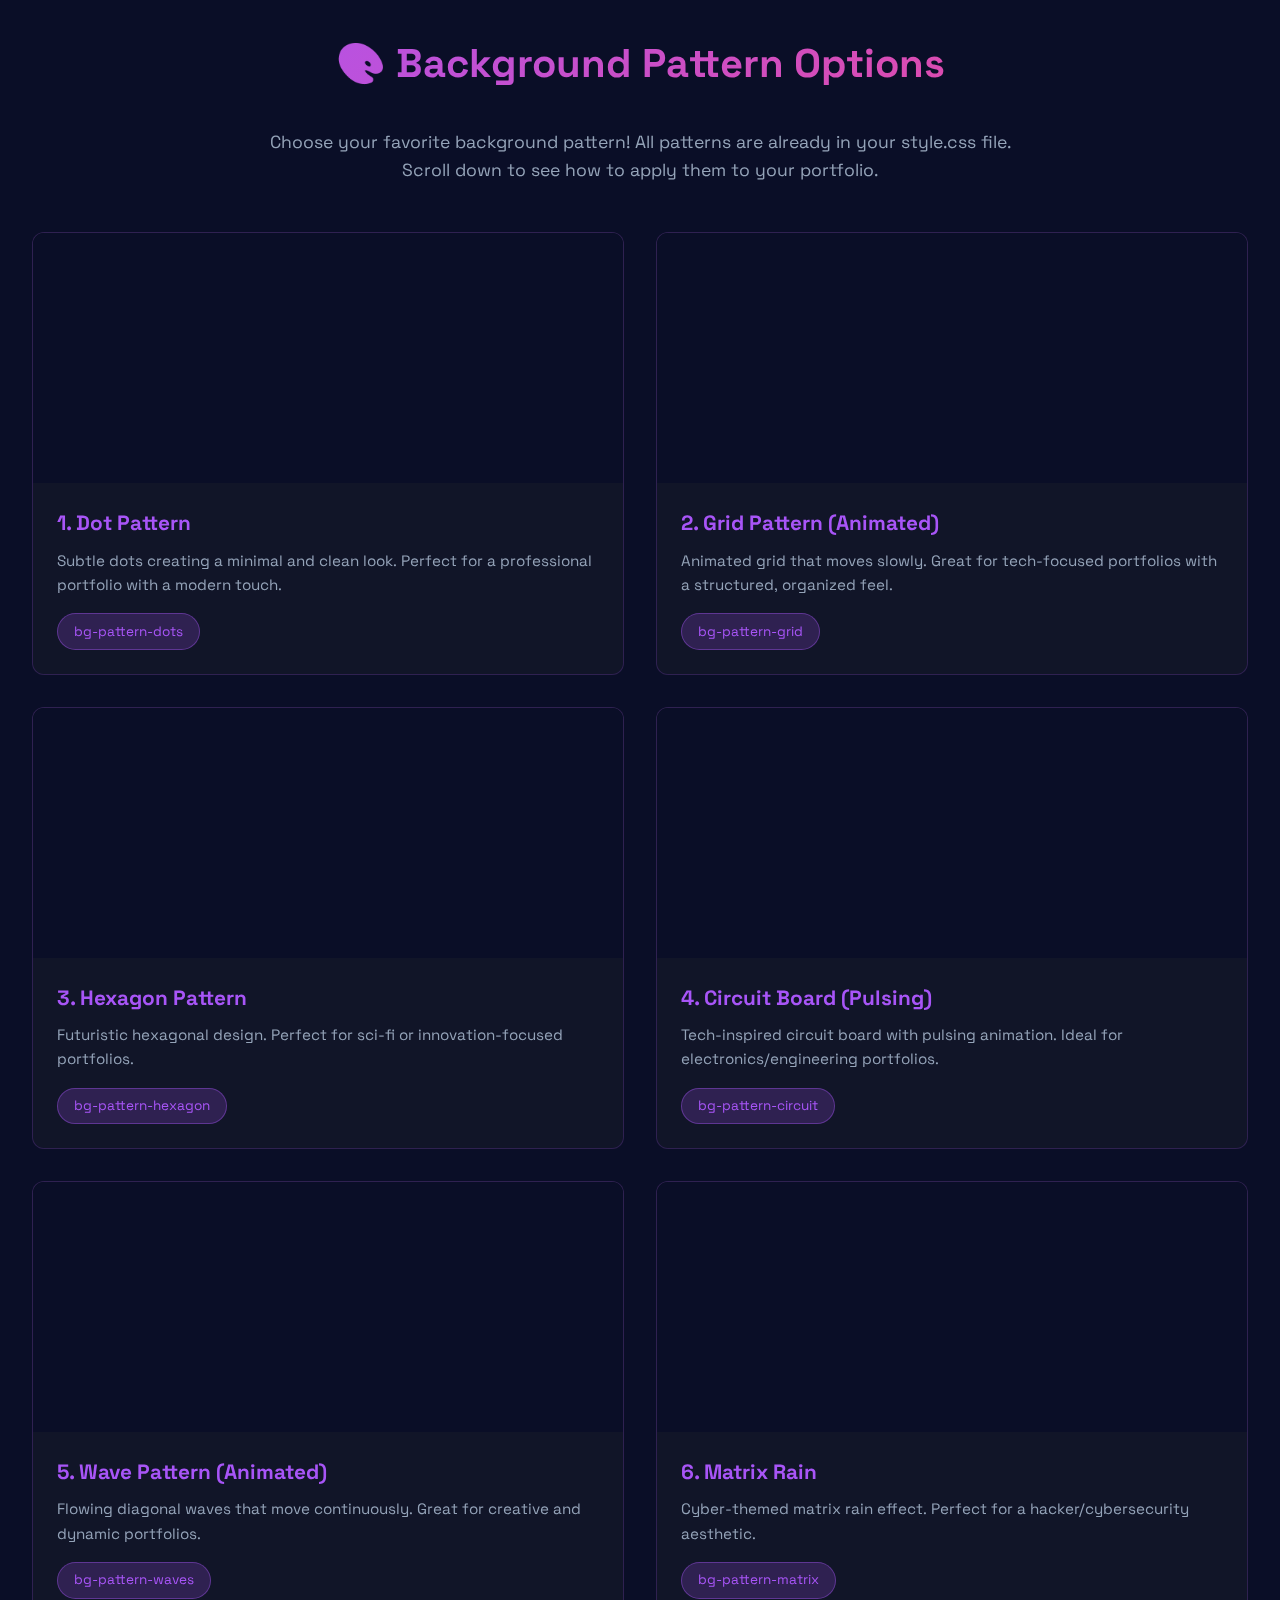
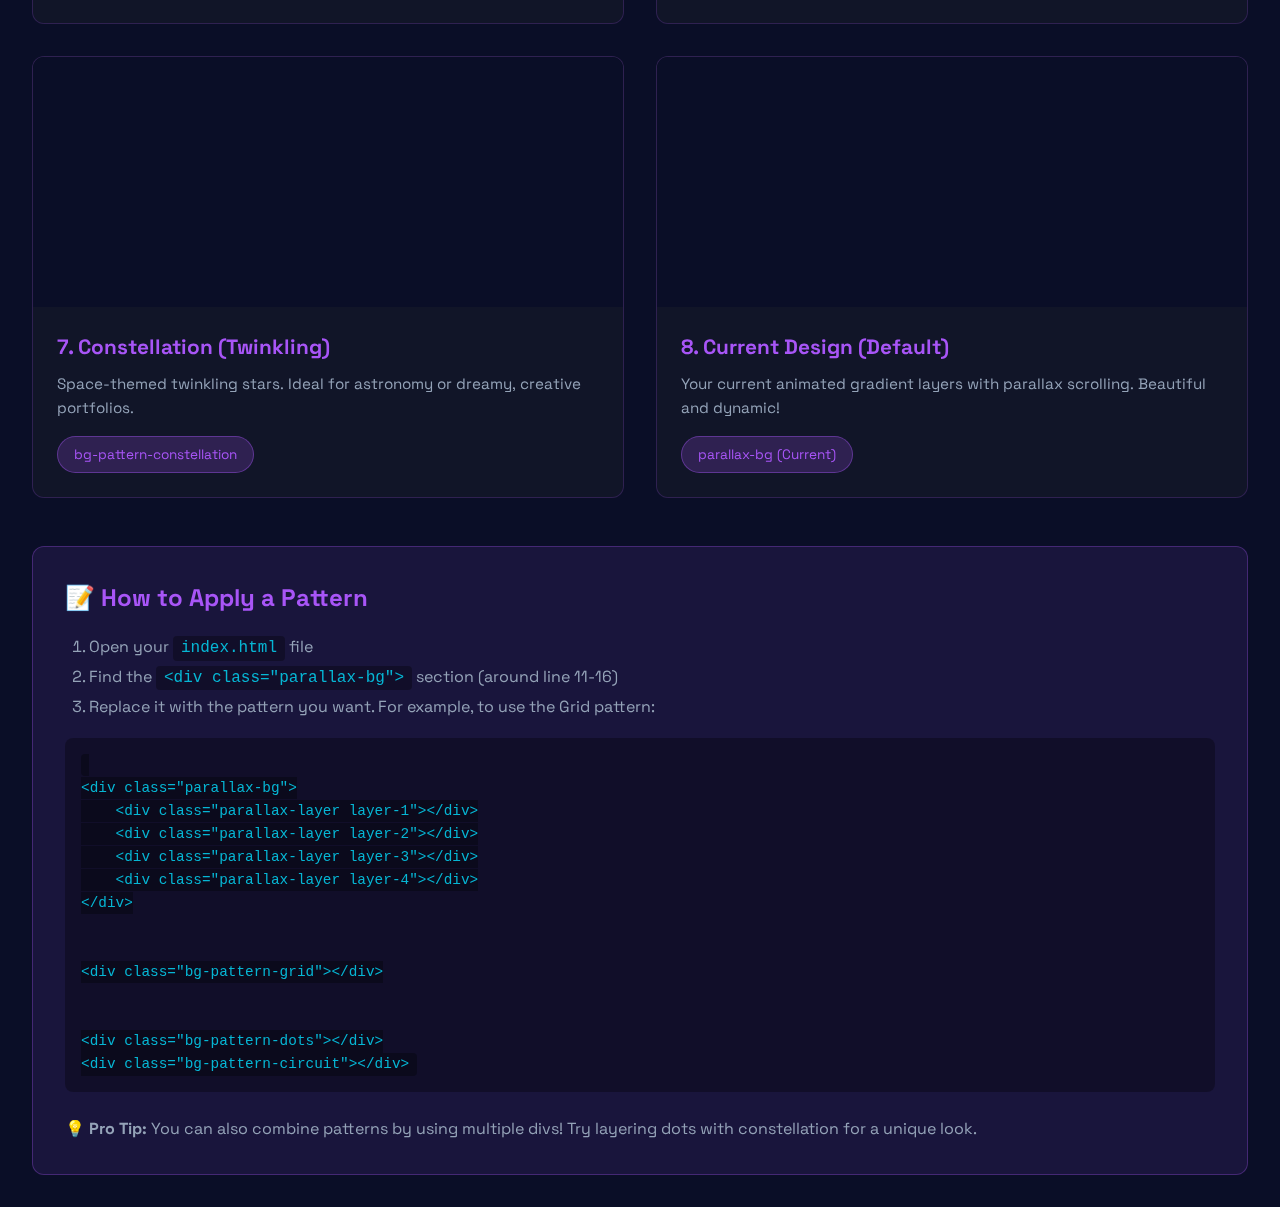
<file: background-patterns-demo.html>
<!DOCTYPE html>
<html lang="en">
<head>
    <meta charset="UTF-8">
    <meta name="viewport" content="width=device-width, initial-scale=1.0">
    <title>Background Patterns Preview - Choose Your Favorite!</title>
    <link rel="stylesheet" href="style.css">
    <style>
        * {
            margin: 0;
            padding: 0;
            box-sizing: border-box;
        }

        body {
            font-family: 'Space Grotesk', sans-serif;
            background: #0a0e27;
            color: white;
            padding: 2rem;
        }

        .demo-container {
            max-width: 1400px;
            margin: 0 auto;
        }

        h1 {
            text-align: center;
            margin-bottom: 2rem;
            font-size: 2.5rem;
            background: linear-gradient(135deg, #a855f7, #ec4899);
            -webkit-background-clip: text;
            -webkit-text-fill-color: transparent;
            background-clip: text;
        }

        .intro {
            text-align: center;
            margin-bottom: 3rem;
            color: #94a3b8;
            font-size: 1.1rem;
        }

        .patterns-grid {
            display: grid;
            grid-template-columns: repeat(auto-fit, minmax(400px, 1fr));
            gap: 2rem;
            margin-bottom: 3rem;
        }

        .pattern-card {
            background: rgba(20, 24, 41, 0.7);
            border-radius: 12px;
            overflow: hidden;
            border: 1px solid rgba(168, 85, 247, 0.2);
            transition: transform 0.3s ease, box-shadow 0.3s ease;
        }

        .pattern-card:hover {
            transform: translateY(-5px);
            box-shadow: 0 10px 40px rgba(168, 85, 247, 0.3);
        }

        .pattern-preview {
            position: relative;
            height: 250px;
            overflow: hidden;
            background: #0a0e27;
        }

        .pattern-info {
            padding: 1.5rem;
        }

        .pattern-info h3 {
            color: #a855f7;
            margin-bottom: 0.5rem;
            font-size: 1.3rem;
        }

        .pattern-info p {
            color: #94a3b8;
            font-size: 0.95rem;
            line-height: 1.6;
        }

        .use-tag {
            display: inline-block;
            margin-top: 1rem;
            padding: 0.4rem 1rem;
            background: rgba(168, 85, 247, 0.2);
            border: 1px solid rgba(168, 85, 247, 0.4);
            border-radius: 20px;
            font-size: 0.85rem;
            color: #a855f7;
        }

        .instructions {
            background: rgba(168, 85, 247, 0.1);
            border: 1px solid rgba(168, 85, 247, 0.3);
            border-radius: 12px;
            padding: 2rem;
            margin-top: 2rem;
        }

        .instructions h2 {
            color: #a855f7;
            margin-bottom: 1rem;
        }

        .instructions code {
            background: rgba(0, 0, 0, 0.3);
            padding: 0.2rem 0.5rem;
            border-radius: 4px;
            color: #06b6d4;
            font-family: 'Courier New', monospace;
        }

        .instructions ol {
            margin-left: 1.5rem;
            margin-top: 1rem;
            color: #94a3b8;
            line-height: 1.8;
        }

        @media (max-width: 768px) {
            .patterns-grid {
                grid-template-columns: 1fr;
            }
        }
    </style>
</head>
<body>
    <div class="demo-container">
        <h1>🎨 Background Pattern Options</h1>
        <p class="intro">
            Choose your favorite background pattern! All patterns are already in your style.css file.<br>
            Scroll down to see how to apply them to your portfolio.
        </p>

        <div class="patterns-grid">
            <!-- Pattern 1: Dots -->
            <div class="pattern-card">
                <div class="pattern-preview">
                    <div class="bg-pattern-dots" style="position: absolute; width: 100%; height: 100%;"></div>
                </div>
                <div class="pattern-info">
                    <h3>1. Dot Pattern</h3>
                    <p>Subtle dots creating a minimal and clean look. Perfect for a professional portfolio with a modern touch.</p>
                    <span class="use-tag">bg-pattern-dots</span>
                </div>
            </div>

            <!-- Pattern 2: Grid -->
            <div class="pattern-card">
                <div class="pattern-preview">
                    <div class="bg-pattern-grid" style="position: absolute; width: 100%; height: 100%;"></div>
                </div>
                <div class="pattern-info">
                    <h3>2. Grid Pattern (Animated)</h3>
                    <p>Animated grid that moves slowly. Great for tech-focused portfolios with a structured, organized feel.</p>
                    <span class="use-tag">bg-pattern-grid</span>
                </div>
            </div>

            <!-- Pattern 3: Hexagon -->
            <div class="pattern-card">
                <div class="pattern-preview">
                    <div class="bg-pattern-hexagon" style="position: absolute; width: 100%; height: 100%;"></div>
                </div>
                <div class="pattern-info">
                    <h3>3. Hexagon Pattern</h3>
                    <p>Futuristic hexagonal design. Perfect for sci-fi or innovation-focused portfolios.</p>
                    <span class="use-tag">bg-pattern-hexagon</span>
                </div>
            </div>

            <!-- Pattern 4: Circuit -->
            <div class="pattern-card">
                <div class="pattern-preview">
                    <div class="bg-pattern-circuit" style="position: absolute; width: 100%; height: 100%;"></div>
                </div>
                <div class="pattern-info">
                    <h3>4. Circuit Board (Pulsing)</h3>
                    <p>Tech-inspired circuit board with pulsing animation. Ideal for electronics/engineering portfolios.</p>
                    <span class="use-tag">bg-pattern-circuit</span>
                </div>
            </div>

            <!-- Pattern 5: Waves -->
            <div class="pattern-card">
                <div class="pattern-preview">
                    <div class="bg-pattern-waves" style="position: absolute; width: 100%; height: 100%;"></div>
                </div>
                <div class="pattern-info">
                    <h3>5. Wave Pattern (Animated)</h3>
                    <p>Flowing diagonal waves that move continuously. Great for creative and dynamic portfolios.</p>
                    <span class="use-tag">bg-pattern-waves</span>
                </div>
            </div>

            <!-- Pattern 6: Matrix -->
            <div class="pattern-card">
                <div class="pattern-preview">
                    <div class="bg-pattern-matrix" style="position: absolute; width: 100%; height: 100%;"></div>
                </div>
                <div class="pattern-info">
                    <h3>6. Matrix Rain</h3>
                    <p>Cyber-themed matrix rain effect. Perfect for a hacker/cybersecurity aesthetic.</p>
                    <span class="use-tag">bg-pattern-matrix</span>
                </div>
            </div>

            <!-- Pattern 7: Constellation -->
            <div class="pattern-card">
                <div class="pattern-preview">
                    <div class="bg-pattern-constellation" style="position: absolute; width: 100%; height: 100%;"></div>
                </div>
                <div class="pattern-info">
                    <h3>7. Constellation (Twinkling)</h3>
                    <p>Space-themed twinkling stars. Ideal for astronomy or dreamy, creative portfolios.</p>
                    <span class="use-tag">bg-pattern-constellation</span>
                </div>
            </div>

            <!-- Pattern 8: Current (Gradient Layers) -->
            <div class="pattern-card">
                <div class="pattern-preview">
                    <div class="parallax-bg" style="position: absolute; width: 100%; height: 100%;">
                        <div class="parallax-layer layer-1"></div>
                        <div class="parallax-layer layer-2"></div>
                        <div class="parallax-layer layer-3"></div>
                        <div class="parallax-layer layer-4"></div>
                    </div>
                </div>
                <div class="pattern-info">
                    <h3>8. Current Design (Default)</h3>
                    <p>Your current animated gradient layers with parallax scrolling. Beautiful and dynamic!</p>
                    <span class="use-tag">parallax-bg (Current)</span>
                </div>
            </div>
        </div>

        <!-- Instructions -->
        <div class="instructions">
            <h2>📝 How to Apply a Pattern</h2>
            <ol>
                <li>Open your <code>index.html</code> file</li>
                <li>Find the <code>&lt;div class="parallax-bg"&gt;</code> section (around line 11-16)</li>
                <li>Replace it with the pattern you want. For example, to use the Grid pattern:</li>
            </ol>
            <pre style="background: rgba(0,0,0,0.3); padding: 1rem; border-radius: 8px; margin-top: 1rem; overflow-x: auto;">
<code style="color: #06b6d4; font-size: 0.9rem;"><!-- Replace this: -->
&lt;div class="parallax-bg"&gt;
    &lt;div class="parallax-layer layer-1"&gt;&lt;/div&gt;
    &lt;div class="parallax-layer layer-2"&gt;&lt;/div&gt;
    &lt;div class="parallax-layer layer-3"&gt;&lt;/div&gt;
    &lt;div class="parallax-layer layer-4"&gt;&lt;/div&gt;
&lt;/div&gt;

<!-- With this: -->
&lt;div class="bg-pattern-grid"&gt;&lt;/div&gt;

<!-- Or mix multiple patterns: -->
&lt;div class="bg-pattern-dots"&gt;&lt;/div&gt;
&lt;div class="bg-pattern-circuit"&gt;&lt;/div&gt;</code></pre>

            <p style="margin-top: 1.5rem; color: #94a3b8;">
                <strong>💡 Pro Tip:</strong> You can also combine patterns by using multiple divs! 
                Try layering dots with constellation for a unique look.
            </p>
        </div>
    </div>
</body>
</html>
</file>
<file: style.css>
/* ==================== IMPORTS ==================== */
@import url('https://fonts.googleapis.com/css2?family=Poppins:wght@300;400;500;600;700;800&family=Orbitron:wght@400;500;600;700;800;900&family=Space+Grotesk:wght@300;400;500;600;700&display=swap');

/* ==================== RESET & VARIABLES ==================== */
* {
    margin: 0;
    padding: 0;
    box-sizing: border-box;
}

:root {
    /* Color Palette */
    --primary-bg: #0a0e27;
    --secondary-bg: #141829;
    --accent-purple: #a855f7;
    --accent-pink: #ec4899;
    --accent-blue: #3b82f6;
    --accent-cyan: #06b6d4;
    --accent-green: #10b981;
    --text-primary: #f8fafc;
    --text-secondary: #94a3b8;
    --text-muted: #64748b;
    
    /* Gradient Colors */
    --gradient-1: linear-gradient(135deg, #667eea 0%, #764ba2 100%);
    --gradient-2: linear-gradient(135deg, #f093fb 0%, #f5576c 100%);
    --gradient-3: linear-gradient(135deg, #4facfe 0%, #00f2fe 100%);
    --gradient-4: linear-gradient(135deg, #43e97b 0%, #38f9d7 100%);
    --gradient-main: linear-gradient(135deg, #667eea 0%, #764ba2 50%, #f093fb 100%);
    
    /* Glass Effect */
    --glass-bg: rgba(20, 24, 41, 0.7);
    --glass-border: rgba(255, 255, 255, 0.1);
    
    /* Shadows */
    --shadow-sm: 0 2px 8px rgba(0, 0, 0, 0.1);
    --shadow-md: 0 4px 16px rgba(0, 0, 0, 0.2);
    --shadow-lg: 0 8px 32px rgba(0, 0, 0, 0.3);
    --shadow-glow: 0 0 20px rgba(168, 85, 247, 0.4);
    
    /* Spacing */
    --spacing-xs: 0.5rem;
    --spacing-sm: 1rem;
    --spacing-md: 2rem;
    --spacing-lg: 4rem;
    --spacing-xl: 6rem;
}

html {
    scroll-behavior: smooth;
    overflow-x: hidden;
}

body {
    font-family: 'Space Grotesk', 'Poppins', sans-serif;
    background: var(--primary-bg);
    color: var(--text-primary);
    overflow-x: hidden;
    position: relative;
    min-height: 100vh;
    line-height: 1.6;
}

/* ==================== ANIMATED BACKGROUND CANVAS ==================== */
#gradient-canvas {
    position: fixed;
    top: 0;
    left: 0;
    width: 100%;
    height: 100%;
    z-index: -5;
    background: linear-gradient(135deg, #0a0e27 0%, #1a1054 50%, #0a0e27 100%);
}

.particles-overlay {
    position: fixed;
    top: 0;
    left: 0;
    width: 100%;
    height: 100%;
    z-index: -4;
    pointer-events: none;
    background: radial-gradient(circle at 50% 50%, transparent 0%, rgba(10, 14, 39, 0.8) 100%);
}

/* ==================== PARALLAX BACKGROUND LAYERS ==================== */
.parallax-bg {
    position: fixed;
    top: 0;
    left: 0;
    width: 100%;
    height: 100%;
    z-index: -3;
    pointer-events: none;
    overflow: hidden;
}

.parallax-layer {
    position: absolute;
    width: 100%;
    height: 100%;
    background: radial-gradient(circle, rgba(168, 85, 247, 0.05) 0%, transparent 70%);
    will-change: transform;
}

.layer-1 {
    background: radial-gradient(circle at 20% 30%, rgba(168, 85, 247, 0.08) 0%, transparent 40%);
    animation: parallaxFloat1 20s ease-in-out infinite;
}

.layer-2 {
    background: radial-gradient(circle at 80% 50%, rgba(236, 72, 153, 0.06) 0%, transparent 45%);
    animation: parallaxFloat2 25s ease-in-out infinite;
}

.layer-3 {
    background: radial-gradient(circle at 50% 70%, rgba(6, 182, 212, 0.07) 0%, transparent 50%);
    animation: parallaxFloat3 30s ease-in-out infinite;
}

.layer-4 {
    background: radial-gradient(circle at 30% 80%, rgba(59, 130, 246, 0.05) 0%, transparent 55%);
    animation: parallaxFloat4 35s ease-in-out infinite;
}

@keyframes parallaxFloat1 {
    0%, 100% { transform: translate(0, 0) scale(1); }
    33% { transform: translate(5%, -5%) scale(1.05); }
    66% { transform: translate(-5%, 5%) scale(0.95); }
}

@keyframes parallaxFloat2 {
    0%, 100% { transform: translate(0, 0) rotate(0deg); }
    50% { transform: translate(-8%, 3%) rotate(5deg); }
}

@keyframes parallaxFloat3 {
    0%, 100% { transform: translate(0, 0) scale(1); }
    50% { transform: translate(3%, -8%) scale(1.1); }
}

@keyframes parallaxFloat4 {
    0%, 100% { transform: translate(0, 0) rotate(0deg); }
    50% { transform: translate(-3%, -3%) rotate(-3deg); }
}

/* ==================== FLOATING GEOMETRIC SHAPES ==================== */
.floating-shapes {
    position: fixed;
    top: 0;
    left: 0;
    width: 100%;
    height: 100%;
    z-index: -2;
    pointer-events: none;
    overflow: hidden;
}

.shape {
    position: absolute;
    opacity: 0.15;
    will-change: transform;
}

.shape-circle {
    width: 300px;
    height: 300px;
    border-radius: 50%;
    background: linear-gradient(135deg, rgba(168, 85, 247, 0.3), rgba(236, 72, 153, 0.3));
    top: 10%;
    left: 5%;
    animation: floatShape1 25s ease-in-out infinite;
    filter: blur(40px);
}

.shape-triangle {
    width: 0;
    height: 0;
    border-left: 150px solid transparent;
    border-right: 150px solid transparent;
    border-bottom: 260px solid rgba(6, 182, 212, 0.25);
    top: 60%;
    right: 10%;
    animation: floatShape2 30s ease-in-out infinite;
    filter: blur(35px);
}

.shape-square {
    width: 200px;
    height: 200px;
    background: linear-gradient(45deg, rgba(59, 130, 246, 0.25), rgba(16, 185, 129, 0.25));
    top: 30%;
    right: 20%;
    animation: floatShape3 20s ease-in-out infinite;
    transform: rotate(45deg);
    filter: blur(30px);
}

.shape-hexagon {
    width: 180px;
    height: 100px;
    background: rgba(236, 72, 153, 0.2);
    position: absolute;
    top: 75%;
    left: 25%;
    clip-path: polygon(50% 0%, 100% 25%, 100% 75%, 50% 100%, 0% 75%, 0% 25%);
    animation: floatShape4 35s ease-in-out infinite;
    filter: blur(25px);
}

.shape-circle-2 {
    width: 250px;
    height: 250px;
    border-radius: 50%;
    background: linear-gradient(135deg, rgba(16, 185, 129, 0.2), rgba(6, 182, 212, 0.2));
    bottom: 15%;
    right: 5%;
    animation: floatShape5 28s ease-in-out infinite;
    filter: blur(45px);
}

.shape-triangle-2 {
    width: 0;
    height: 0;
    border-left: 120px solid transparent;
    border-right: 120px solid transparent;
    border-bottom: 210px solid rgba(168, 85, 247, 0.2);
    top: 45%;
    left: 15%;
    animation: floatShape6 32s ease-in-out infinite;
    filter: blur(38px);
}

@keyframes floatShape1 {
    0%, 100% { transform: translate(0, 0) scale(1); }
    25% { transform: translate(30px, -50px) scale(1.1); }
    50% { transform: translate(-20px, -30px) scale(0.9); }
    75% { transform: translate(40px, 20px) scale(1.05); }
}

@keyframes floatShape2 {
    0%, 100% { transform: translate(0, 0) rotate(0deg); }
    33% { transform: translate(-40px, 30px) rotate(120deg); }
    66% { transform: translate(25px, -40px) rotate(240deg); }
}

@keyframes floatShape3 {
    0%, 100% { transform: translate(0, 0) rotate(45deg) scale(1); }
    50% { transform: translate(-50px, 50px) rotate(135deg) scale(1.15); }
}

@keyframes floatShape4 {
    0%, 100% { transform: translate(0, 0) scale(1); }
    50% { transform: translate(60px, -60px) scale(1.2); }
}

@keyframes floatShape5 {
    0%, 100% { transform: translate(0, 0) rotate(0deg); }
    25% { transform: translate(-35px, -25px) rotate(90deg); }
    50% { transform: translate(45px, -45px) rotate(180deg); }
    75% { transform: translate(-25px, 35px) rotate(270deg); }
}

@keyframes floatShape6 {
    0%, 100% { transform: translate(0, 0) rotate(0deg); }
    50% { transform: translate(-55px, 40px) rotate(180deg); }
}

/* ==================== HEADER & NAVIGATION ==================== */
header {
    position: fixed;
    top: 0;
    left: 0;
    width: 100%;
    z-index: 1000;
    background: rgba(10, 14, 39, 0.8);
    backdrop-filter: blur(20px);
    border-bottom: 1px solid var(--glass-border);
    transition: all 0.3s ease;
}

header.scrolled {
    background: rgba(10, 14, 39, 0.95);
    box-shadow: var(--shadow-lg);
}

.navbar {
    max-width: 1400px;
    margin: 0 auto;
    padding: 1.5rem 2rem;
    display: flex;
    justify-content: space-between;
    align-items: center;
}

.logo {
    font-family: 'Orbitron', monospace;
    font-size: 1.8rem;
    font-weight: 700;
    background: var(--gradient-main);
    -webkit-background-clip: text;
    -webkit-text-fill-color: transparent;
    background-clip: text;
    cursor: pointer;
    transition: all 0.3s ease;
}

.logo:hover {
    transform: scale(1.05);
    filter: brightness(1.2);
}

.logo span {
    color: var(--accent-cyan);
}

.nav-menu {
    display: flex;
    list-style: none;
    gap: 2rem;
}

.nav-menu li a {
    color: var(--text-secondary);
    text-decoration: none;
    font-weight: 500;
    font-size: 1rem;
    transition: all 0.3s ease;
    position: relative;
    padding: 0.5rem 0;
}

.nav-menu li a::after {
    content: '';
    position: absolute;
    bottom: 0;
    left: 0;
    width: 0;
    height: 2px;
    background: var(--gradient-main);
    transition: width 0.3s ease;
}

.nav-menu li a:hover {
    color: var(--text-primary);
}

.nav-menu li a:hover::after {
    width: 100%;
}

/* Hamburger Menu */
.hamburger {
    display: none;
    flex-direction: column;
    cursor: pointer;
    gap: 0.4rem;
}

.hamburger span {
    width: 25px;
    height: 3px;
    background: var(--text-primary);
    border-radius: 3px;
    transition: all 0.3s ease;
}

/* ==================== HERO SECTION ==================== */
.hero-section {
    min-height: 100vh;
    display: flex;
    flex-direction: column;
    justify-content: center;
    align-items: center;
    padding: 8rem 2rem 4rem;
    position: relative;
}

.hero-content {
    max-width: 1400px;
    width: 100%;
    display: grid;
    grid-template-columns: 1fr 1fr;
    gap: 4rem;
    align-items: center;
}

.hero-text-wrapper {
    animation: fadeInUp 1s ease;
}

.wave-emoji {
    display: inline-block;
    font-size: 3rem;
    animation: wave 2s ease-in-out infinite;
}

@keyframes wave {
    0%, 100% { transform: rotate(0deg); }
    10%, 30% { transform: rotate(14deg); }
    20% { transform: rotate(-8deg); }
    40% { transform: rotate(-4deg); }
    50% { transform: rotate(10deg); }
}

.hero-title {
    font-size: 4rem;
    font-weight: 800;
    line-height: 1.2;
    margin-bottom: 1rem;
    font-family: 'Orbitron', monospace;
}

.gradient-text {
    background: var(--gradient-main);
    -webkit-background-clip: text;
    -webkit-text-fill-color: transparent;
    background-clip: text;
    display: inline-block;
    position: relative;
}

.typing-text::after {
    content: '|';
    animation: blink 1s step-end infinite;
}

@keyframes blink {
    0%, 100% { opacity: 1; }
    50% { opacity: 0; }
}

.hero-subtitle {
    font-size: 1.5rem;
    color: var(--accent-cyan);
    margin-bottom: 1.5rem;
    min-height: 2rem;
}

.typewriter {
    display: inline-block;
}

.hero-description {
    font-size: 1.1rem;
    color: var(--text-secondary);
    line-height: 1.8;
    margin-bottom: 2rem;
}

.cta-buttons {
    display: flex;
    gap: 1.5rem;
    margin-bottom: 2rem;
}

.btn {
    padding: 1rem 2rem;
    border-radius: 50px;
    font-weight: 600;
    font-size: 1rem;
    text-decoration: none;
    display: inline-flex;
    align-items: center;
    gap: 0.5rem;
    transition: all 0.3s ease;
    border: 2px solid transparent;
    cursor: pointer;
}

.btn-primary {
    background: var(--gradient-main);
    color: white;
    box-shadow: 0 4px 20px rgba(168, 85, 247, 0.4);
}

.btn-primary:hover {
    transform: translateY(-3px);
    box-shadow: 0 8px 30px rgba(168, 85, 247, 0.6);
}

.btn-secondary {
    background: transparent;
    border: 2px solid var(--accent-purple);
    color: var(--text-primary);
}

.btn-secondary:hover {
    background: rgba(168, 85, 247, 0.1);
    transform: translateY(-3px);
}

.social-links {
    display: flex;
    gap: 1rem;
}

.social-icon {
    width: 50px;
    height: 50px;
    border-radius: 50%;
    background: var(--glass-bg);
    border: 1px solid var(--glass-border);
    display: flex;
    align-items: center;
    justify-content: center;
    color: var(--text-primary);
    font-size: 1.3rem;
    text-decoration: none;
    transition: all 0.3s ease;
    backdrop-filter: blur(10px);
}

.social-icon:hover {
    transform: translateY(-5px);
    background: var(--gradient-main);
    border-color: transparent;
    box-shadow: var(--shadow-glow);
}

/* Hero Visual */
.hero-visual {
    display: flex;
    justify-content: center;
    align-items: center;
}

.floating-card {
    position: relative;
    animation: float 6s ease-in-out infinite;
}

@keyframes float {
    0%, 100% { transform: translateY(0px); }
    50% { transform: translateY(-20px); }
}

.card-glow {
    position: absolute;
    top: -20px;
    left: -20px;
    right: -20px;
    bottom: -20px;
    background: var(--gradient-main);
    border-radius: 30px;
    filter: blur(40px);
    opacity: 0.3;
    z-index: -1;
    animation: pulse 4s ease-in-out infinite;
}

@keyframes pulse {
    0%, 100% { opacity: 0.3; transform: scale(1); }
    50% { opacity: 0.5; transform: scale(1.05); }
}

.profile-container {
    background: var(--glass-bg);
    backdrop-filter: blur(20px);
    border: 1px solid var(--glass-border);
    border-radius: 30px;
    padding: 3rem;
    text-align: center;
}

.profile-icon {
    font-size: 8rem;
    margin-bottom: 1rem;
    animation: rotate 20s linear infinite;
}

@keyframes rotate {
    0% { transform: rotate(0deg); }
    100% { transform: rotate(360deg); }
}

.status-indicator {
    display: flex;
    align-items: center;
    justify-content: center;
    gap: 0.5rem;
    margin-top: 1rem;
}

.status-dot {
    width: 12px;
    height: 12px;
    border-radius: 50%;
    background: var(--accent-green);
    animation: blink-dot 2s ease-in-out infinite;
}

@keyframes blink-dot {
    0%, 100% { opacity: 1; }
    50% { opacity: 0.5; }
}

.status-text {
    color: var(--text-secondary);
    font-size: 0.9rem;
}

/* Scroll Indicator */
.scroll-indicator {
    position: absolute;
    bottom: 2rem;
    left: 50%;
    transform: translateX(-50%);
    display: flex;
    flex-direction: column;
    align-items: center;
    gap: 0.5rem;
    animation: fadeIn 2s ease;
}

.mouse {
    width: 30px;
    height: 50px;
    border: 2px solid var(--text-secondary);
    border-radius: 15px;
    position: relative;
}

.wheel {
    width: 4px;
    height: 10px;
    background: var(--text-secondary);
    border-radius: 2px;
    position: absolute;
    top: 10px;
    left: 50%;
    transform: translateX(-50%);
    animation: scroll 2s ease-in-out infinite;
}

@keyframes scroll {
    0% { transform: translateX(-50%) translateY(0); opacity: 1; }
    100% { transform: translateX(-50%) translateY(20px); opacity: 0; }
}

.scroll-indicator p {
    color: var(--text-secondary);
    font-size: 0.9rem;
}

/* ==================== COMMON SECTION STYLES ==================== */
.container {
    max-width: 1400px;
    margin: 0 auto;
    padding: 0 2rem;
}

section {
    transition: transform 0.3s ease-out, opacity 0.3s ease-out;
    transform-origin: center;
}

.section-header {
    text-align: center;
    margin-bottom: 4rem;
}

.section-title {
    font-size: 3rem;
    font-weight: 800;
    font-family: 'Orbitron', monospace;
    margin-bottom: 1rem;
    display: flex;
    align-items: center;
    justify-content: center;
    gap: 1rem;
    flex-wrap: wrap;
}

.section-number {
    font-size: 2rem;
    background: var(--gradient-main);
    -webkit-background-clip: text;
    -webkit-text-fill-color: transparent;
    background-clip: text;
}

.section-subtitle {
    color: var(--text-secondary);
    font-size: 1.1rem;
    margin-top: 1rem;
}

.title-underline {
    width: 100px;
    height: 4px;
    background: var(--gradient-main);
    margin: 1rem auto;
    border-radius: 2px;
}

.section-container {
    padding: 6rem 2rem;
    max-width: 1400px;
    margin: 0 auto;
}

/* ==================== ABOUT SECTION ==================== */
.about-section {
    padding: 6rem 2rem;
    position: relative;
}

.about-content {
    display: grid;
    grid-template-columns: 1.5fr 1fr;
    gap: 4rem;
    align-items: start;
}

.about-text p {
    color: var(--text-secondary);
    font-size: 1.1rem;
    line-height: 1.8;
    margin-bottom: 1.5rem;
}

.about-intro {
    font-size: 1.3rem !important;
    color: var(--text-primary) !important;
}

.highlight {
    color: var(--accent-purple);
    font-weight: 600;
}

.education-card {
    background: var(--glass-bg);
    backdrop-filter: blur(20px);
    border: 1px solid var(--glass-border);
    border-radius: 20px;
    padding: 2rem;
    margin: 2rem 0;
    display: flex;
    gap: 1.5rem;
    align-items: center;
    transition: all 0.3s ease;
}

.education-card:hover {
    transform: translateY(-5px);
    box-shadow: var(--shadow-glow);
    border-color: var(--accent-purple);
}

.education-icon {
    font-size: 3rem;
    color: var(--accent-purple);
}

.education-info h4 {
    font-size: 1.3rem;
    margin-bottom: 0.5rem;
    color: var(--text-primary);
}

.education-info p {
    margin-bottom: 0.25rem;
    font-size: 1rem;
}

.year {
    color: var(--accent-cyan) !important;
    font-weight: 600;
}

.stats-grid {
    display: grid;
    grid-template-columns: repeat(3, 1fr);
    gap: 1.5rem;
    margin-top: 2rem;
}

.stat-card {
    background: var(--glass-bg);
    backdrop-filter: blur(20px);
    border: 1px solid var(--glass-border);
    border-radius: 15px;
    padding: 1.5rem;
    text-align: center;
    transition: all 0.3s ease;
}

.stat-card:hover {
    transform: translateY(-5px);
    border-color: var(--accent-purple);
    box-shadow: var(--shadow-glow);
}

.stat-number {
    font-size: 2.5rem;
    font-weight: 800;
    background: var(--gradient-main);
    -webkit-background-clip: text;
    -webkit-text-fill-color: transparent;
    background-clip: text;
    font-family: 'Orbitron', monospace;
}

.stat-label {
    color: var(--text-secondary);
    font-size: 0.9rem;
    margin-top: 0.5rem;
}

.profile-card {
    background: var(--glass-bg);
    backdrop-filter: blur(20px);
    border: 1px solid var(--glass-border);
    border-radius: 30px;
    padding: 2rem;
    position: sticky;
    top: 150px;
}

.profile-placeholder {
    width: 100%;
    aspect-ratio: 1;
    background: var(--secondary-bg);
    border-radius: 20px;
    display: flex;
    flex-direction: column;
    align-items: center;
    justify-content: center;
    margin-bottom: 1.5rem;
    border: 2px dashed var(--glass-border);
}

.profile-placeholder i {
    font-size: 4rem;
    color: var(--text-muted);
    margin-bottom: 1rem;
}

.placeholder-text {
    color: var(--text-muted);
    font-size: 0.9rem;
}

.quick-facts {
    display: flex;
    flex-direction: column;
    gap: 1rem;
}

.fact-item {
    display: flex;
    align-items: center;
    gap: 0.8rem;
    color: var(--text-secondary);
}

.fact-item i {
    color: var(--accent-purple);
    font-size: 1.2rem;
}

/* ==================== SKILLS SECTION ==================== */
.skills-section {
    padding: 6rem 2rem;
    background: rgba(20, 24, 41, 0.3);
}

.skills-grid {
    display: grid;
    grid-template-columns: repeat(auto-fit, minmax(350px, 1fr));
    gap: 2rem;
}

.skill-category {
    background: var(--glass-bg);
    backdrop-filter: blur(20px);
    border: 1px solid var(--glass-border);
    border-radius: 20px;
    padding: 2.5rem;
    transition: all 0.3s ease;
    position: relative;
    overflow: hidden;
}

.skill-category::before {
    content: '';
    position: absolute;
    top: 0;
    left: 0;
    width: 100%;
    height: 4px;
    background: var(--gradient-main);
    transform: scaleX(0);
    transform-origin: left;
    transition: transform 0.3s ease;
}

.skill-category:hover::before {
    transform: scaleX(1);
}

.skill-category:hover {
    transform: translateY(-10px);
    box-shadow: var(--shadow-glow);
    border-color: var(--accent-purple);
}

.category-icon {
    width: 70px;
    height: 70px;
    border-radius: 15px;
    background: var(--gradient-main);
    display: flex;
    align-items: center;
    justify-content: center;
    font-size: 2rem;
    margin-bottom: 1.5rem;
    color: white;
}

.skill-category h3 {
    font-size: 1.5rem;
    margin-bottom: 1.5rem;
    color: var(--text-primary);
}

.skill-items {
    display: grid;
    grid-template-columns: repeat(2, 1fr);
    gap: 1rem;
}

.skill-item {
    display: flex;
    align-items: center;
    gap: 0.8rem;
    padding: 0.8rem 1rem;
    background: rgba(255, 255, 255, 0.05);
    border-radius: 10px;
    transition: all 0.3s ease;
    font-size: 0.95rem;
}

.skill-item:hover {
    background: rgba(168, 85, 247, 0.1);
    transform: translateX(5px);
}

.skill-item i {
    color: var(--accent-cyan);
    font-size: 1.3rem;
}

.add-more-placeholder {
    margin-top: 1.5rem;
    padding: 1rem;
    border: 2px dashed var(--glass-border);
    border-radius: 10px;
    display: flex;
    align-items: center;
    justify-content: center;
    gap: 0.5rem;
    color: var(--text-muted);
    font-size: 0.9rem;
    font-style: italic;
}

.add-more-placeholder i {
    color: var(--accent-purple);
}

/* ==================== TIMELINE (EXPERIENCE) ==================== */
.timeline {
    position: relative;
    padding-left: 2rem;
}

.timeline::before {
    content: '';
    position: absolute;
    left: 0;
    top: 0;
    height: 100%;
    width: 2px;
    background: var(--gradient-main);
}

.timeline-item {
    margin-bottom: 3rem;
    position: relative;
    padding-left: 3rem;
}

.timeline-icon {
    position: absolute;
    left: -2.5rem;
    top: 0;
    width: 50px;
    height: 50px;
    border-radius: 50%;
    background: var(--gradient-main);
    display: flex;
    align-items: center;
    justify-content: center;
    color: white;
    font-size: 1.3rem;
    box-shadow: 0 0 20px rgba(168, 85, 247, 0.5);
}

.glass-effect {
    background: var(--glass-bg);
    backdrop-filter: blur(20px);
    border: 1px solid var(--glass-border);
    border-radius: 20px;
    padding: 2rem;
    transition: all 0.3s ease;
}

.glass-effect:hover {
    transform: translateY(-5px);
    box-shadow: var(--shadow-glow);
    border-color: var(--accent-purple);
}

.timeline-content h3 {
    font-size: 1.5rem;
    margin-bottom: 0.5rem;
    color: var(--text-primary);
}

.timeline-content h4 {
    color: var(--accent-cyan);
    font-size: 1.1rem;
    margin-bottom: 0.8rem;
}

.timeline-date {
    color: var(--text-muted);
    font-size: 0.95rem;
    margin-bottom: 1rem;
    display: flex;
    align-items: center;
    gap: 0.5rem;
}

.timeline-content p {
    color: var(--text-secondary);
    line-height: 1.8;
    margin-bottom: 1rem;
}

.project-tags {
    display: flex;
    flex-wrap: wrap;
    gap: 0.5rem;
}

.tag {
    display: inline-block;
    padding: 0.4rem 1rem;
    background: rgba(168, 85, 247, 0.1);
    border: 1px solid var(--accent-purple);
    border-radius: 20px;
    color: var(--accent-purple);
    font-size: 0.85rem;
    transition: all 0.3s ease;
}

.tag:hover {
    background: rgba(168, 85, 247, 0.2);
    transform: translateY(-2px);
}

/* ==================== PROJECTS SECTION ==================== */
.projects-grid {
    display: grid;
    grid-template-columns: repeat(auto-fit, minmax(350px, 1fr));
    gap: 2rem;
}

/* ==================== COLLEGE JOURNEY SECTION ==================== */
.journey-section {
    position: relative;
    overflow: visible;
}

.journey-gallery {
    display: grid;
    grid-template-columns: repeat(auto-fit, minmax(280px, 1fr));
    gap: 2rem;
    margin-bottom: 4rem;
    perspective: 1000px;
}

.journey-image-card {
    position: relative;
    height: 350px;
    border-radius: 20px;
    overflow: hidden;
    cursor: pointer;
    transition: all 0.5s cubic-bezier(0.4, 0, 0.2, 1);
    transform-style: preserve-3d;
    will-change: transform;
}

.journey-image-card:hover {
    transform: translateY(-15px) rotateX(5deg) scale(1.03);
    box-shadow: 0 25px 50px rgba(168, 85, 247, 0.3);
}

.image-placeholder {
    width: 100%;
    height: 100%;
    background-size: cover;
    background-position: center;
    background-repeat: no-repeat;
    transition: transform 0.5s ease;
    position: relative;
}

.journey-image-card:hover .image-placeholder {
    transform: scale(1.1);
}

/* Placeholder backgrounds - You can replace these with actual images */
.college-bg-1 {
    background: linear-gradient(135deg, rgba(168, 85, 247, 0.8), rgba(236, 72, 153, 0.8)),
                url('https://images.unsplash.com/photo-1541339907198-e08756dedf3f?w=800&q=80');
    background-size: cover;
    background-position: center;
}

.college-bg-2 {
    background: linear-gradient(135deg, rgba(59, 130, 246, 0.8), rgba(6, 182, 212, 0.8)),
                url('https://images.unsplash.com/photo-1523050854058-8df90110c9f1?w=800&q=80');
    background-size: cover;
    background-position: center;
}

.college-bg-3 {
    background: linear-gradient(135deg, rgba(16, 185, 129, 0.8), rgba(6, 182, 212, 0.8)),
                url('https://images.unsplash.com/photo-1522202176988-66273c2fd55f?w=800&q=80');
    background-size: cover;
    background-position: center;
}

.college-bg-4 {
    background: linear-gradient(135deg, rgba(236, 72, 153, 0.8), rgba(168, 85, 247, 0.8)),
                url('https://images.unsplash.com/photo-1523240795612-9a054b0db644?w=800&q=80');
    background-size: cover;
    background-position: center;
}

.image-overlay {
    position: absolute;
    top: 0;
    left: 0;
    right: 0;
    bottom: 0;
    background: linear-gradient(to bottom, transparent 0%, rgba(10, 14, 39, 0.9) 100%);
    display: flex;
    flex-direction: column;
    justify-content: flex-end;
    padding: 2rem;
    z-index: 1;
    transition: all 0.3s ease;
}

.journey-image-card:hover .image-overlay {
    background: linear-gradient(to bottom, rgba(10, 14, 39, 0.3) 0%, rgba(10, 14, 39, 0.95) 100%);
}

.image-overlay h3 {
    color: white;
    font-size: 1.5rem;
    font-weight: 700;
    margin-bottom: 0.5rem;
    transform: translateY(0);
    transition: transform 0.3s ease;
}

.image-overlay p {
    color: var(--text-secondary);
    font-size: 0.9rem;
    opacity: 0;
    transform: translateY(20px);
    transition: all 0.3s ease;
}

.journey-image-card:hover .image-overlay h3 {
    transform: translateY(-10px);
}

.journey-image-card:hover .image-overlay p {
    opacity: 1;
    transform: translateY(0);
}

/* Year Section Styling */
.year-section {
    margin-bottom: 3rem;
}

.year-heading {
    font-size: 2rem;
    font-weight: 700;
    margin-bottom: 2rem;
    background: var(--gradient-main);
    -webkit-background-clip: text;
    -webkit-text-fill-color: transparent;
    background-clip: text;
    font-family: 'Orbitron', monospace;
}

/* ==================== PROJECTS SECTION ==================== */

.project-card {
    position: relative;
    overflow: hidden;
}

.project-card::before {
    content: '';
    position: absolute;
    top: 0;
    left: 0;
    width: 100%;
    height: 4px;
    background: var(--gradient-main);
    transform: scaleX(0);
    transform-origin: left;
    transition: transform 0.3s ease;
}

.project-card:hover::before {
    transform: scaleX(1);
}

.project-header {
    display: flex;
    align-items: center;
    gap: 1rem;
    margin-bottom: 1rem;
}

.project-icon {
    font-size: 2.5rem;
}

.project-card h3 {
    font-size: 1.4rem;
    color: var(--text-primary);
}

.project-description {
    color: var(--text-secondary);
    line-height: 1.8;
    margin-bottom: 1.5rem;
}

.project-links {
    display: flex;
    gap: 1rem;
    margin-top: 1.5rem;
}

.project-link {
    text-decoration: none;
    color: var(--text-primary);
    padding: 0.8rem 1.5rem;
    background: rgba(168, 85, 247, 0.1);
    border: 1px solid var(--accent-purple);
    border-radius: 25px;
    display: inline-flex;
    align-items: center;
    gap: 0.5rem;
    transition: all 0.3s ease;
    font-size: 0.95rem;
}

.project-link:hover {
    background: var(--gradient-main);
    border-color: transparent;
    transform: translateY(-3px);
    box-shadow: var(--shadow-glow);
}

.bubble-btn {
    position: relative;
    overflow: hidden;
}

.bubble-btn::before {
    content: '';
    position: absolute;
    top: 50%;
    left: 50%;
    width: 0;
    height: 0;
    border-radius: 50%;
    background: rgba(255, 255, 255, 0.1);
    transform: translate(-50%, -50%);
    transition: width 0.6s, height 0.6s;
}

.bubble-btn:hover::before {
    width: 300px;
    height: 300px;
}

/* ==================== CONTACT SECTION ==================== */
.contact-wrapper {
    display: grid;
    grid-template-columns: 1fr 1.5fr;
    gap: 3rem;
}

.contact-info h3,
.contact-form h3 {
    font-size: 1.8rem;
    margin-bottom: 1.5rem;
    color: var(--text-primary);
}

.contact-info p {
    color: var(--text-secondary);
    line-height: 1.8;
    margin-bottom: 2rem;
}

.contact-details {
    margin-bottom: 2rem;
}

.contact-item {
    display: flex;
    align-items: center;
    gap: 1rem;
    color: var(--text-secondary);
    margin-bottom: 1rem;
    padding: 1rem;
    background: rgba(255, 255, 255, 0.05);
    border-radius: 10px;
    transition: all 0.3s ease;
}

.contact-item:hover {
    background: rgba(168, 85, 247, 0.1);
    transform: translateX(5px);
}

.contact-item i {
    color: var(--accent-purple);
    font-size: 1.2rem;
}

.contact-item a {
    color: var(--accent-cyan);
    text-decoration: none;
}

.contact-item a:hover {
    text-decoration: underline;
}

.contact-form {
    display: flex;
    flex-direction: column;
}

.form-group {
    margin-bottom: 1.5rem;
}

.form-group input,
.form-group textarea {
    width: 100%;
    padding: 1rem 1.5rem;
    background: rgba(255, 255, 255, 0.05);
    border: 1px solid var(--glass-border);
    border-radius: 10px;
    color: var(--text-primary);
    font-family: inherit;
    font-size: 1rem;
    transition: all 0.3s ease;
}

.form-group input:focus,
.form-group textarea:focus {
    outline: none;
    border-color: var(--accent-purple);
    background: rgba(168, 85, 247, 0.1);
}

.form-group textarea {
    resize: vertical;
    min-height: 150px;
}

.btn-primary.bubble-btn {
    align-self: flex-start;
    cursor: pointer;
    border: none;
}

/* ==================== FOOTER ==================== */
.footer {
    background: var(--secondary-bg);
    padding: 3rem 2rem;
    text-align: center;
    border-top: 1px solid var(--glass-border);
}

.footer p {
    color: var(--text-secondary);
    margin-bottom: 0.5rem;
}

/* ==================== ANIMATIONS ==================== */
@keyframes fadeIn {
    from {
        opacity: 0;
    }
    to {
        opacity: 1;
    }
}

@keyframes fadeInUp {
    from {
        opacity: 0;
        transform: translateY(30px);
    }
    to {
        opacity: 1;
        transform: translateY(0);
    }
}

@keyframes slideInLeft {
    from {
        opacity: 0;
        transform: translateX(-50px);
    }
    to {
        opacity: 1;
        transform: translateX(0);
    }
}

@keyframes slideInRight {
    from {
        opacity: 0;
        transform: translateX(50px);
    }
    to {
        opacity: 1;
        transform: translateX(0);
    }
}

/* ==================== RESPONSIVE DESIGN ==================== */
@media (max-width: 968px) {
    .hero-content {
        grid-template-columns: 1fr;
        text-align: center;
    }
    
    .hero-title {
        font-size: 3rem;
    }
    
    .hero-visual {
        order: -1;
    }
    
    .cta-buttons {
        justify-content: center;
        flex-wrap: wrap;
    }
    
    .social-links {
        justify-content: center;
    }
    
    .about-content {
        grid-template-columns: 1fr;
    }
    
    .profile-card {
        position: relative;
        top: 0;
    }
    
    .stats-grid {
        grid-template-columns: 1fr;
    }
    
    .contact-wrapper {
        grid-template-columns: 1fr;
    }
    
    .journey-gallery {
        grid-template-columns: repeat(auto-fit, minmax(250px, 1fr));
        gap: 1.5rem;
    }
    
    .journey-image-card {
        height: 280px;
    }
}

@media (max-width: 768px) {
    .nav-menu {
        position: fixed;
        left: -100%;
        top: 80px;
        flex-direction: column;
        background: rgba(10, 14, 39, 0.98);
        width: 100%;
        text-align: center;
        transition: 0.3s;
        box-shadow: var(--shadow-lg);
        padding: 2rem 0;
    }
    
    .nav-menu.active {
        left: 0;
    }
    
    .hamburger {
        display: flex;
    }
    
    .hero-title {
        font-size: 2.5rem;
    }
    
    .hero-subtitle {
        font-size: 1.2rem;
    }
    
    .section-title {
        font-size: 2rem;
    }
    
    .skills-grid {
        grid-template-columns: 1fr;
    }
    
    .skill-items {
        grid-template-columns: 1fr;
    }
    
    .projects-grid {
        grid-template-columns: 1fr;
    }
    
    .cta-buttons {
        flex-direction: column;
    }
    
    .journey-gallery {
        grid-template-columns: 1fr;
        gap: 1.5rem;
    }
    
    .journey-image-card {
        height: 300px;
    }
    
    .year-heading {
        font-size: 1.5rem;
    }
}

@media (max-width: 480px) {
    .navbar {
        padding: 1rem;
    }
    
    .logo {
        font-size: 1.5rem;
    }
    
    .hero-title {
        font-size: 2rem;
    }
    
    .wave-emoji {
        font-size: 2rem;
    }
    
    .profile-icon {
        font-size: 5rem;
    }
    
    .stat-number {
        font-size: 2rem;
    }
    
    .section-container {
        padding: 4rem 1rem;
    }
    
    .about-section,
    .skills-section {
        padding: 4rem 1rem;
    }
}

/* ==================== UTILITY CLASSES ==================== */
.text-gradient {
    background: var(--gradient-main);
    -webkit-background-clip: text;
    -webkit-text-fill-color: transparent;
    background-clip: text;
}

.glow {
    box-shadow: var(--shadow-glow);
}

.hidden {
    display: none;
}

/* Add smooth reveal animations on scroll */
.reveal {
    opacity: 0;
    transform: translateY(50px);
    transition: all 0.8s ease;
}

.reveal.active {
    opacity: 1;
    transform: translateY(0);
}

/* Additional styles for journey and achievements sections if they exist */
.competition-item {
    margin-bottom: 2rem;
}

.achievement-icon {
    font-size: 2.5rem;
    margin-bottom: 1rem;
    color: var(--accent-purple);
}

.skills-tags {
    display: flex;
    flex-wrap: wrap;
    gap: 0.5rem;
}
</file>
